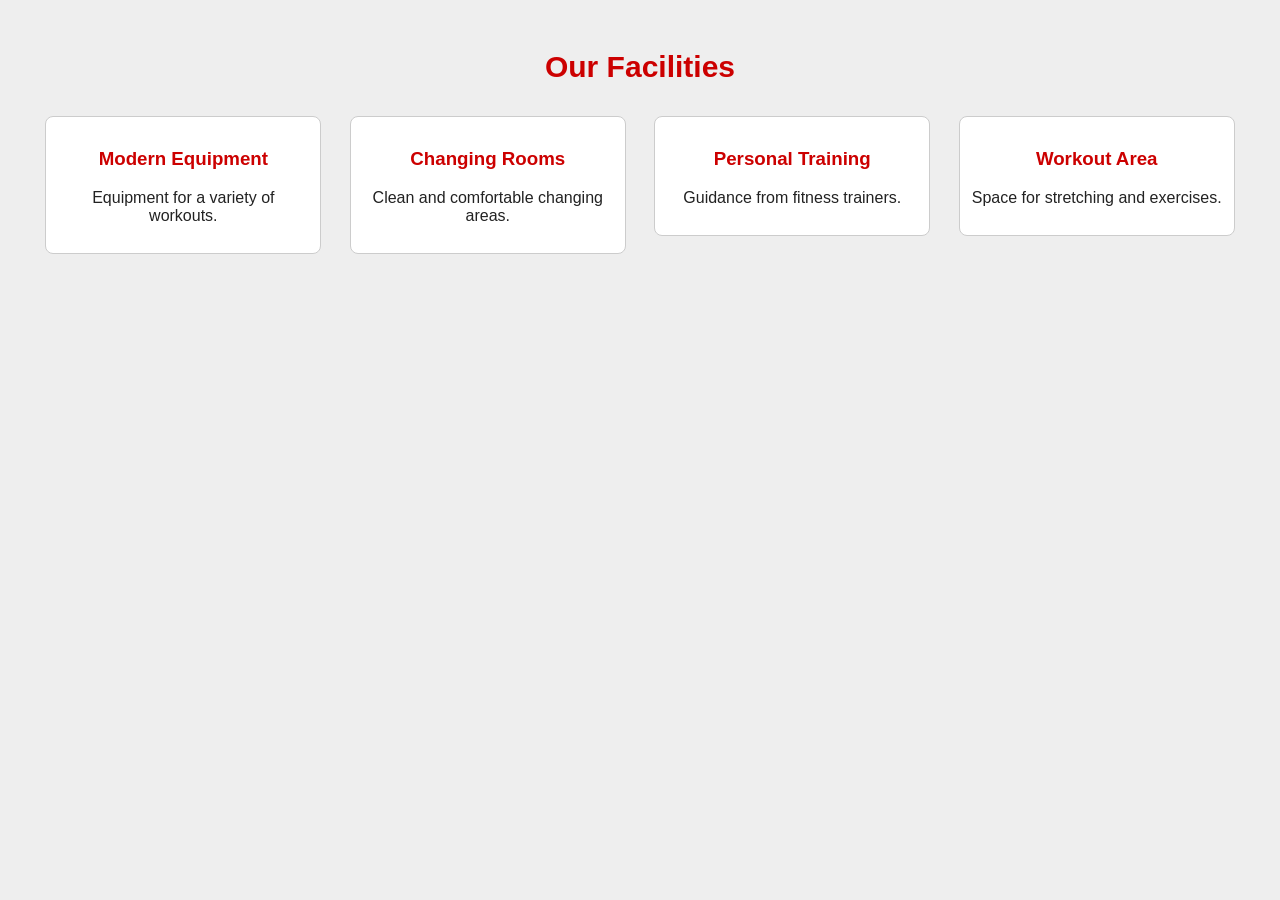
<file: facilities.html>
<!DOCTYPE html>
<html>
    <head>
        <title>facilities</title>
        <link rel="stylesheet" href="style.css">
    </head>
    <body>
        <div class="section" id="facilities">
        <h1>Our Facilities</h1>
        <div class="card">
            <h3>Modern Equipment</h3>
            <p>Equipment for a variety of workouts.</p>
        </div>
        <div class="card">
            <h3>Changing Rooms</h3>
            <p>Clean and comfortable changing areas.</p>
        </div>
        <div class="card">
            <h3>Personal Training</h3>
            <p>Guidance from fitness trainers.</p>
        </div>
        <div class="card">
            <h3>Workout Area</h3>
            <p>Space for stretching and exercises.</p>
        </div>
    </div>
    </body>
</html>
</file>
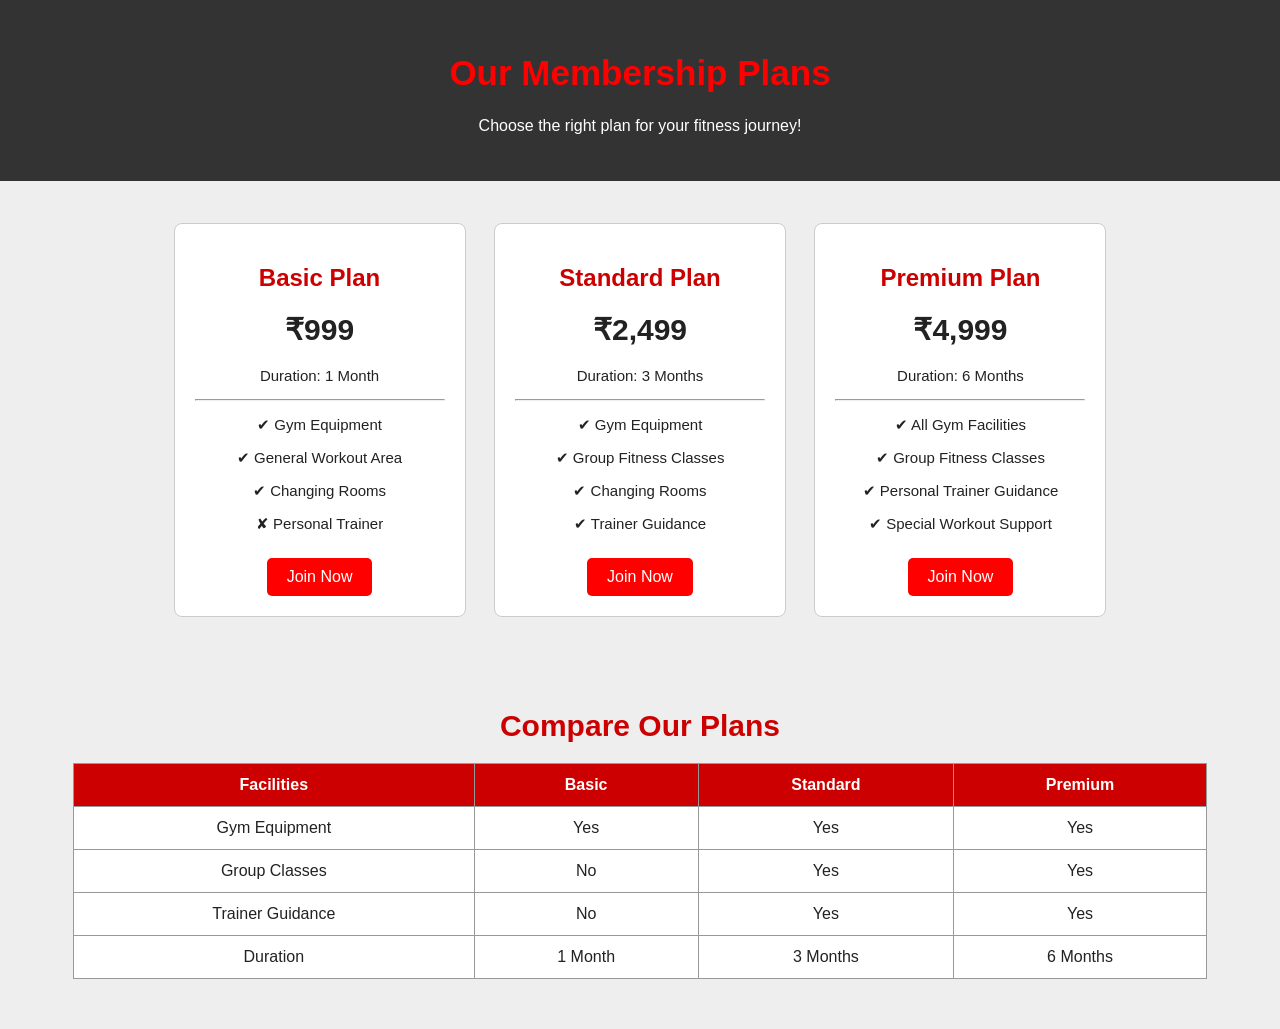
<file: member.html>
<!DOCTYPE html>
<html>
<head>
    <title>Membership Plans - FitZone</title>
    <link rel="stylesheet" href="style.css">
</head>
<body>
    <div class="home">
        <h1>Our Membership Plans</h1>
        <p>Choose the right plan for your fitness journey!</p>
    </div>
    <div class="section">

        <div class="plan">
            <h2>Basic Plan</h2>
            <h1>₹999</h1>
            <p>Duration: 1 Month</p>
            <hr>
            <p>✔ Gym Equipment</p>
            <p>✔ General Workout Area</p>
            <p>✔ Changing Rooms</p>
            <p>✘ Personal Trainer</p>
            <a href="register.html" class="button">Join Now</a>
        </div>
        <div class="plan">
            <h2>Standard Plan</h2>
            <h1>₹2,499</h1>
            <p>Duration: 3 Months</p>
            <hr>
            <p>✔ Gym Equipment</p>
            <p>✔ Group Fitness Classes</p>
            <p>✔ Changing Rooms</p>
            <p>✔ Trainer Guidance</p>
            <a href="register.html" class="button">Join Now</a>
        </div>
        <div class="plan">
            <h2>Premium Plan</h2>
            <h1>₹4,999</h1>
            <p>Duration: 6 Months</p>
            <hr>
            <p>✔ All Gym Facilities</p>
            <p>✔ Group Fitness Classes</p>
            <p>✔ Personal Trainer Guidance</p>
            <p>✔ Special Workout Support</p>
            <a href="register.html" class="button">Join Now</a>
        </div>
    </div>
    <div class="section">
        <h1>Compare Our Plans</h1>
        <table>
            <tr>
                <th>Facilities</th>
                <th>Basic</th>
                <th>Standard</th>
                <th>Premium</th>
            </tr>
            <tr>
                <td>Gym Equipment</td>
                <td>Yes</td>
                <td>Yes</td>
                <td>Yes</td>
            </tr>
            <tr>
                <td>Group Classes</td>
                <td>No</td>
                <td>Yes</td>
                <td>Yes</td>
            </tr>
            <tr>
                <td>Trainer Guidance</td>
                <td>No</td>
                <td>Yes</td>
                <td>Yes</td>
            </tr>
            <tr>
                <td>Duration</td>
                <td>1 Month</td>
                <td>3 Months</td>
                <td>6 Months</td>
            </tr>
        </table>
    </div>
</body>
</html>
</file>
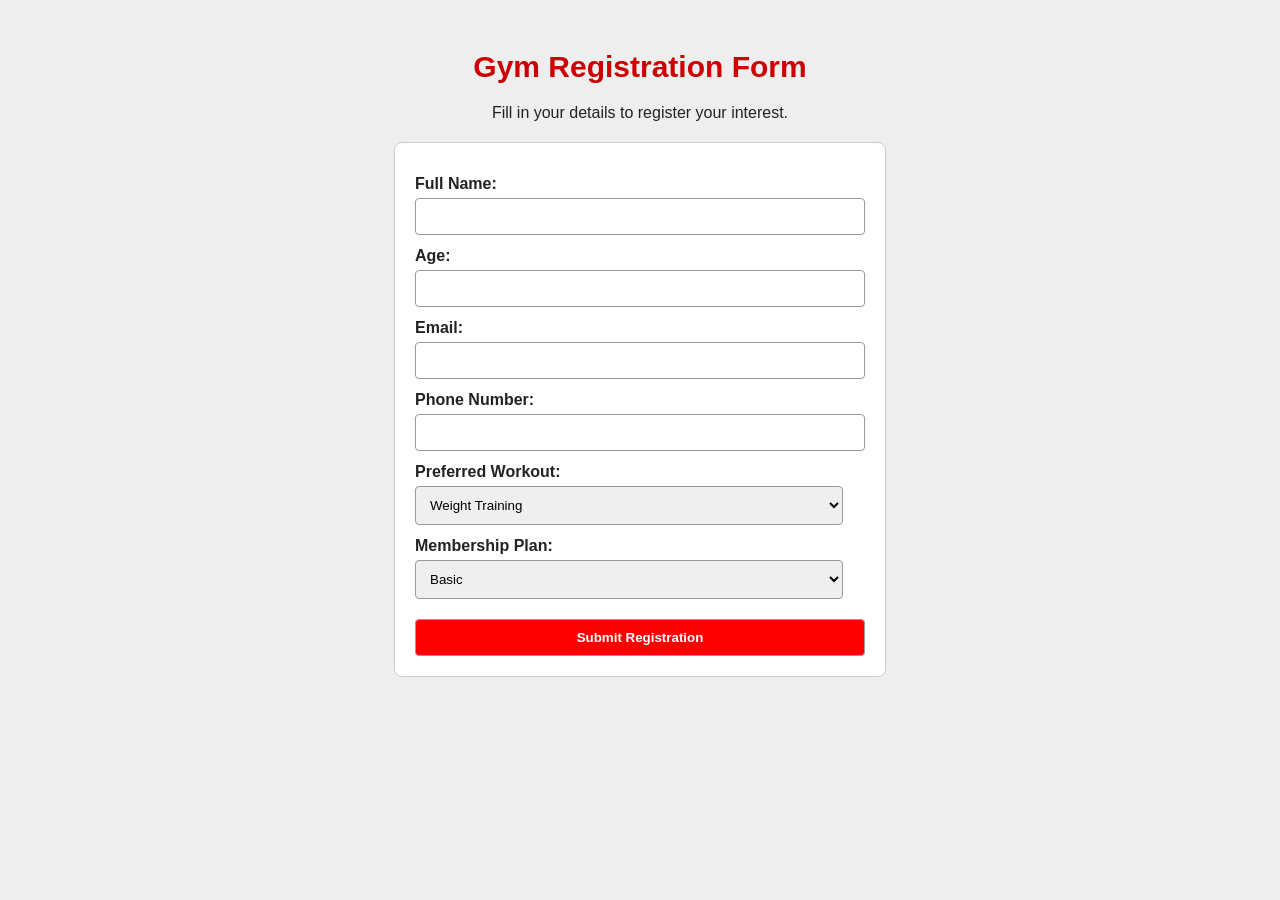
<file: register.html>
<!DOCTYPE html>
<html>
    <head>
        <title>register</title>
        <link rel="stylesheet" href="style.css">
    </head>
    <body>
            <div class="section" id="registration">
        <h1>Gym Registration Form</h1>
        <p>Fill in your details to register your interest.</p>
        <form action="#" method="get">
            <label>Full Name:</label>
            <input type="text" name="name" required>
            <label>Age:</label>
            <input type="number" name="age" min="13" max="100" required>
            <label>Email:</label>
            <input type="email" name="email" required>
            <label>Phone Number:</label>
            <input type="tel" name="phone" required>
            <label>Preferred Workout:</label>
            <select name="workout">
                <option>Weight Training</option>
                <option>Cardio</option>
                <option>Yoga</option>
                <option>Zumba</option>
                <option>Strength Training</option>
            </select>
            <label>Membership Plan:</label>
            <select name="membership">
                <option>Basic</option>
                <option>Standard</option>
                <option>Premium</option>
            </select>
            <input type="submit" value="Submit Registration">
        </form>
    </div>
    </body>
</html>
</file>
<file: style.css>
body {
    margin: 0;
    font-family: Arial, sans-serif;
    background-color: #eeeeee;
    color: #222222;
}
.navbar {
    background-color: #222222;
    text-align: center;
    padding: 15px;
}
.navbar h2 {
    color: red;
    font-size: 28px;
}
.navbar a {
    color: white;
    text-decoration: none;
    margin: 8px;
    font-size: 15px;
}
.navbar a:hover {
    color: red;
}
.home {
    background-color: #333333;
    color: white;
    text-align: center;
    padding: 30px;
}
.home h1 {
    color: red;
    font-size: 35px;
}
.home h2 {
    font-size: 22px;
}
.home img {
    width: 80%;
    max-width: 800px;
    height: 300px;
    border-radius: 10px;
}
.button {
    display: inline-block;
    background-color: red;
    color: white;
    padding: 12px 25px;
    text-decoration: none;
    border-radius: 5px;
}
.button:hover {
    background-color: #990000;
    transition: 0.3s;
}

.section {
    text-align: center;
    padding: 30px 10px;
}
.section h1 {
    color: #cc0000;
    font-size: 30px;
}
.card {
    display: inline-block;
    background-color: white;
    width: 250px;
    margin: 12px;
    padding: 12px;
    border: 1px solid #cccccc;
    border-radius: 8px;
    vertical-align: top;
}
.card img {
    width: 100%;
    height: 180px;
    border-radius: 5px;
}
.card h3 {
    color: #cc0000;
}
.card:hover {
    background-color: #ffe6e6;
    transition: 0.3s;
}
table {
    width: 90%;
    margin: 20px auto;
    border-collapse: collapse;
    background-color: white;
}
th {
    background-color: #cc0000;
    color: white;
}
th, td {
    border: 1px solid #999999;
    padding: 12px;
    text-align: center;
}
form {
    background-color: white;
    width: 80%;
    max-width: 450px;
    margin: 20px auto;
    padding: 20px;
    border: 1px solid #cccccc;
    border-radius: 8px;
    text-align: left;
}
label {
    display: block;
    margin-top: 12px;
    font-weight: bold;
}
input, select {
    width: 95%;
    padding: 10px;
    margin-top: 5px;
    border: 1px solid #999999;
    border-radius: 4px;
}
input[type="submit"] {
    width: 100%;
    background-color: red;
    color: white;
    font-weight: bold;
    margin-top: 20px;
    cursor: pointer;
}
input[type="submit"]:hover {
    background-color: #990000;
}
.contact {
    background-color: #dddddd;
    text-align: center;
    padding: 30px;
}
.contact h1 {
    color: #cc0000;
}
.footer {
    background-color: #222222;
    color: white;
    text-align: center;
    padding: 15px;
}
body {
    margin: 0;
    font-family: Arial, sans-serif;
    background-color: #eeeeee;
    color: #222222;
}
.navbar {
    background-color: #222222;
    text-align: center;
    padding: 15px;
}
.navbar h2 {
    color: red;
}
.navbar a {
    color: white;
    text-decoration: none;
    margin: 8px;
}
.home {
    background-color: #333333;
    color: white;
    text-align: center;
    padding: 30px;
}
.home h1 {
    color: red;
}
.section {
    text-align: center;
    padding: 30px 10px;
}
.plan {
    display: inline-block;
    background-color: white;
    width: 250px;
    margin: 12px;
    padding: 20px;
    border: 1px solid #cccccc;
    border-radius: 8px;
    vertical-align: top;
}
.plan h2 {
    color: #cc0000;
}
.plan h1 {
    color: #222222;
    font-size: 30px;
}
.plan p {
    font-size: 15px;
}
.button {
    display: inline-block;
    background-color: red;
    color: white;
    padding: 10px 20px;
    margin-top: 10px;
    text-decoration: none;
    border-radius: 5px;
}
.button:hover {
    background-color: #990000;
}

table {
    width: 90%;
    margin: 20px auto;
    border-collapse: collapse;
    background-color: white;
}
th {
    background-color: #cc0000;
    color: white;
}
th, td {
    border: 1px solid #999999;
    padding: 12px;
    text-align: center;
}
</file>
